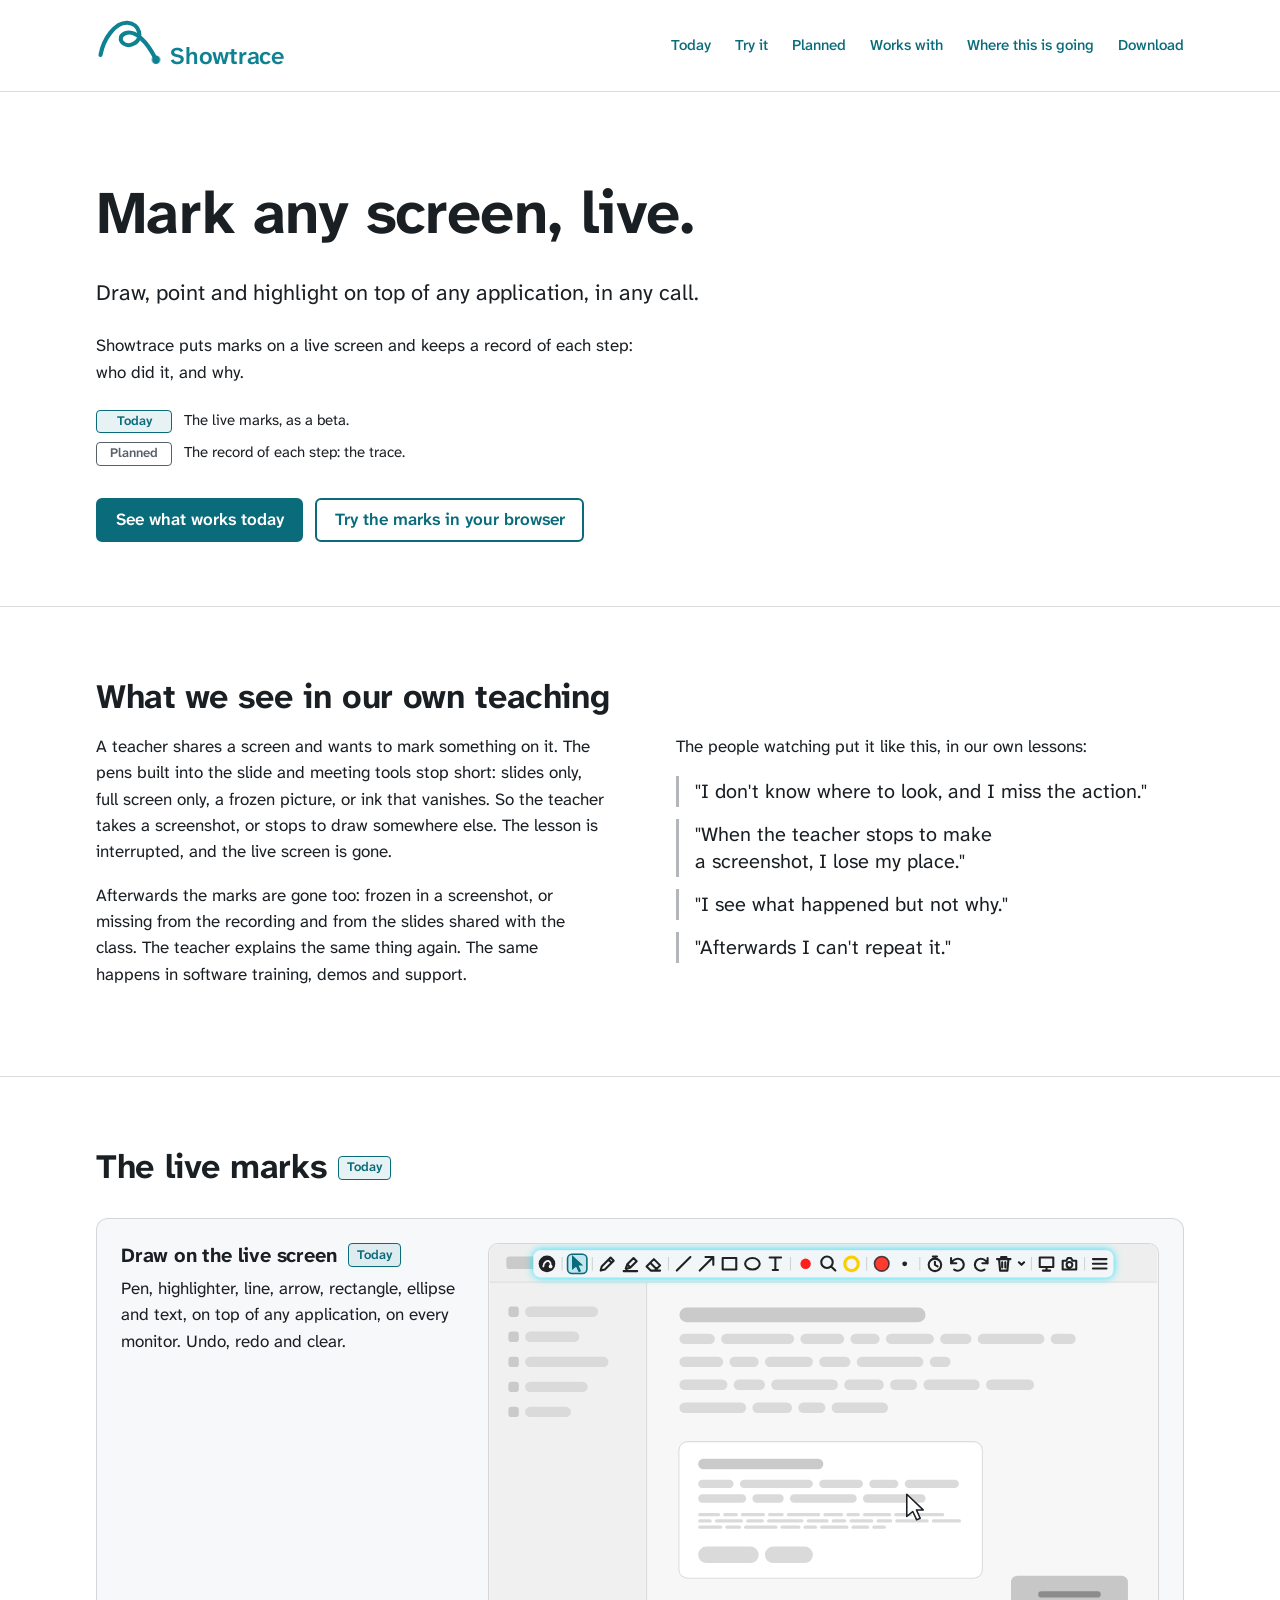
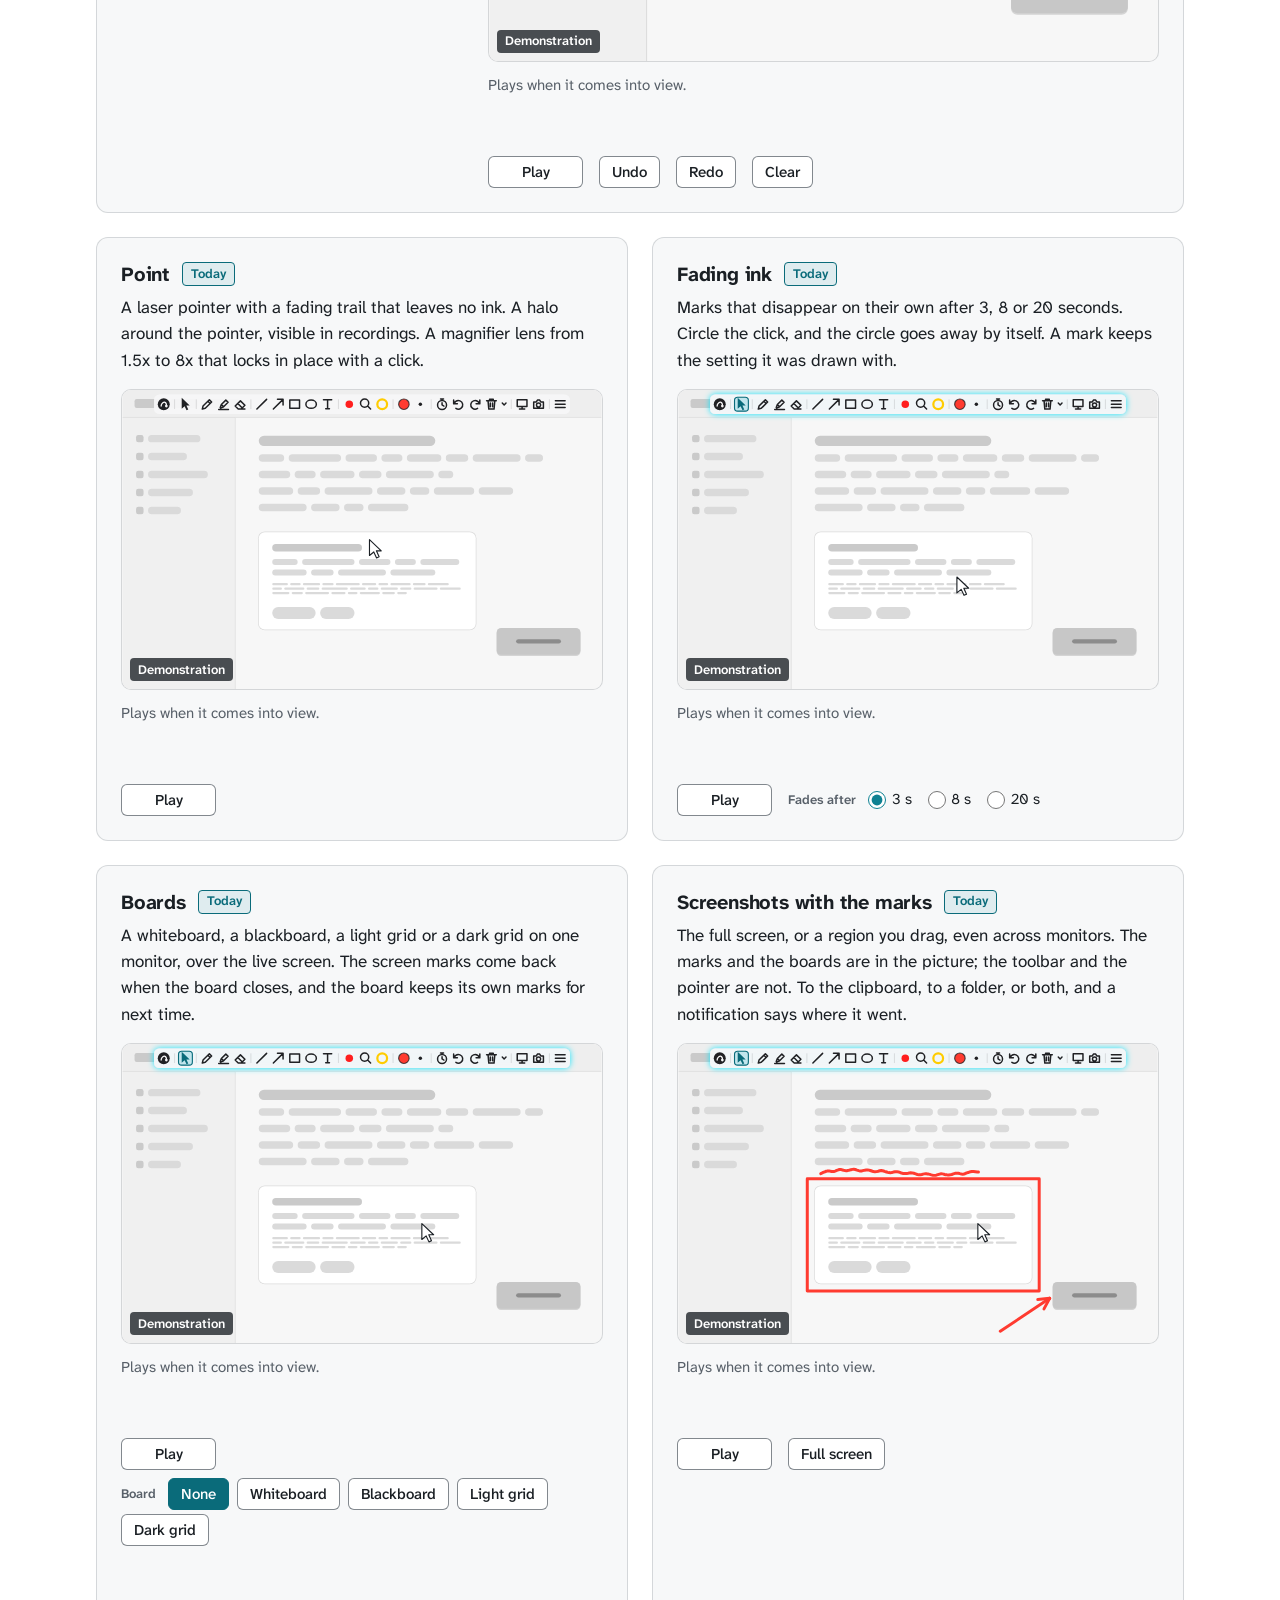
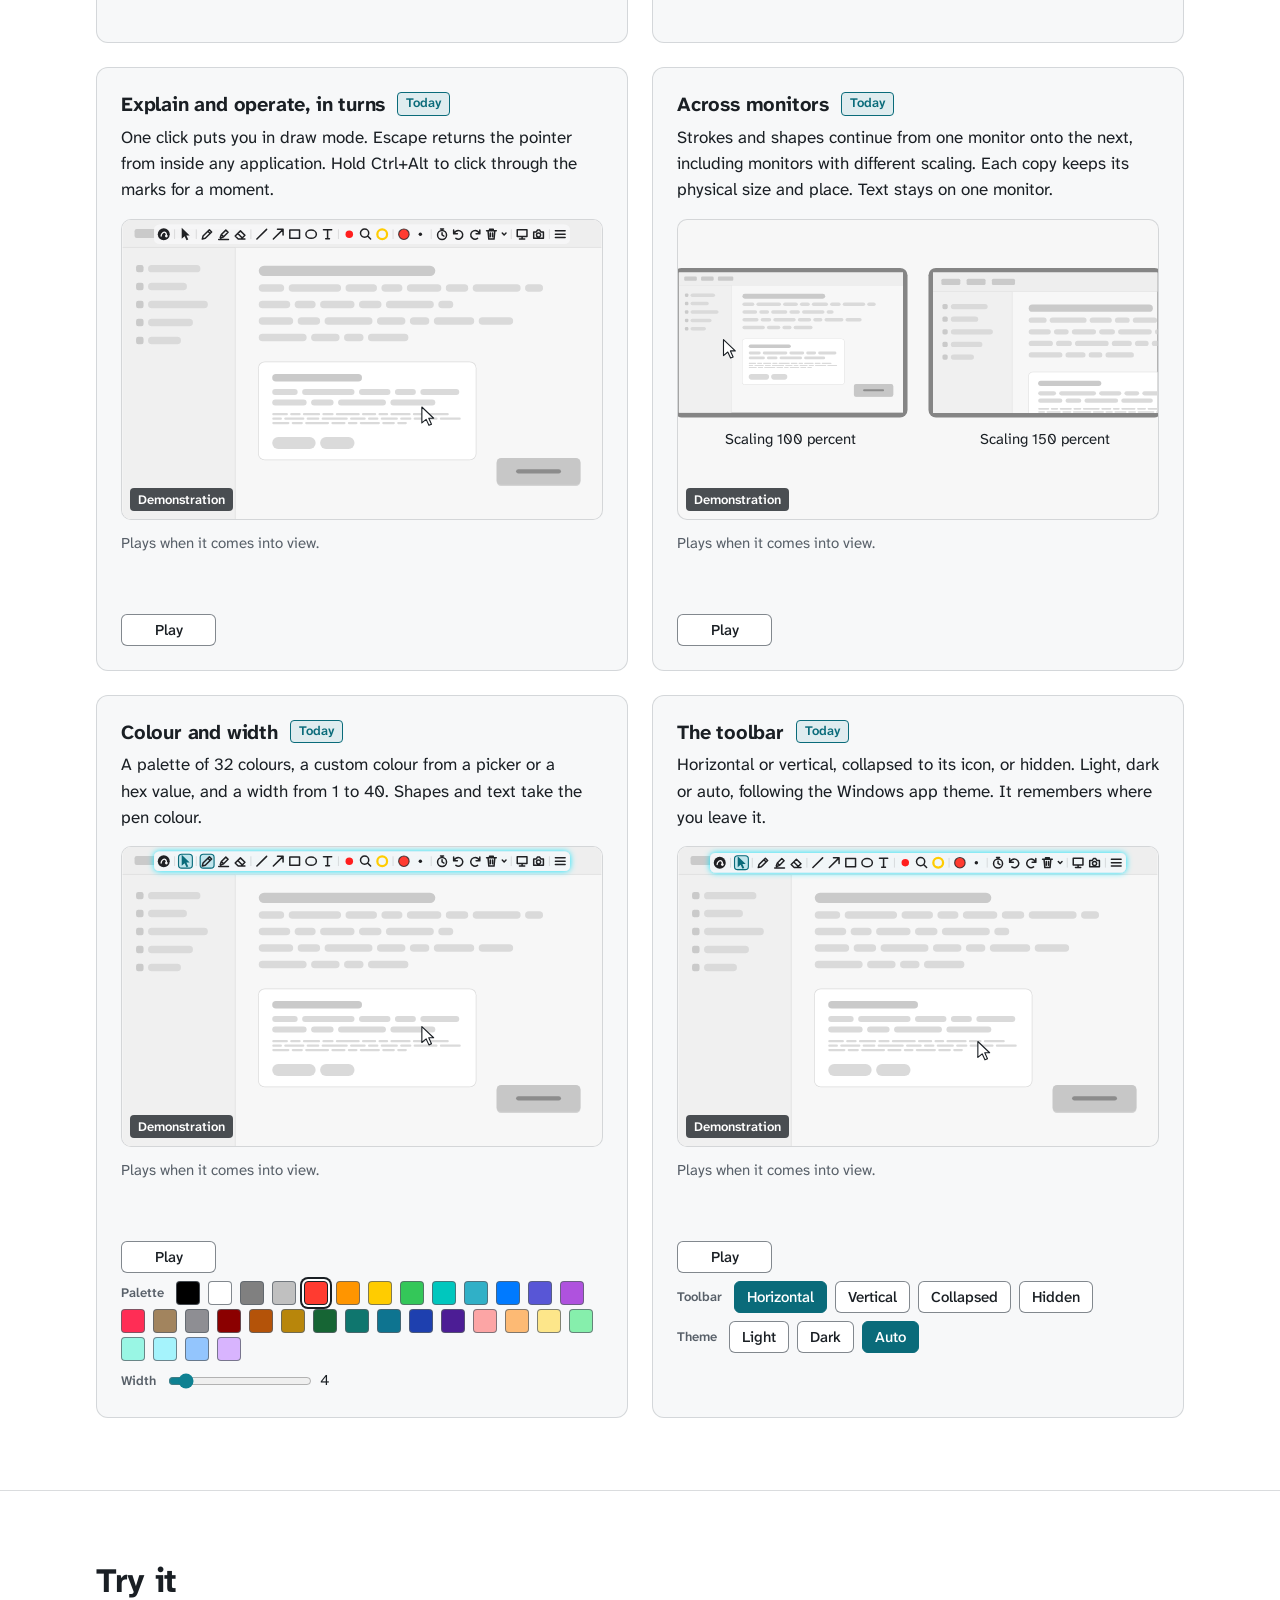
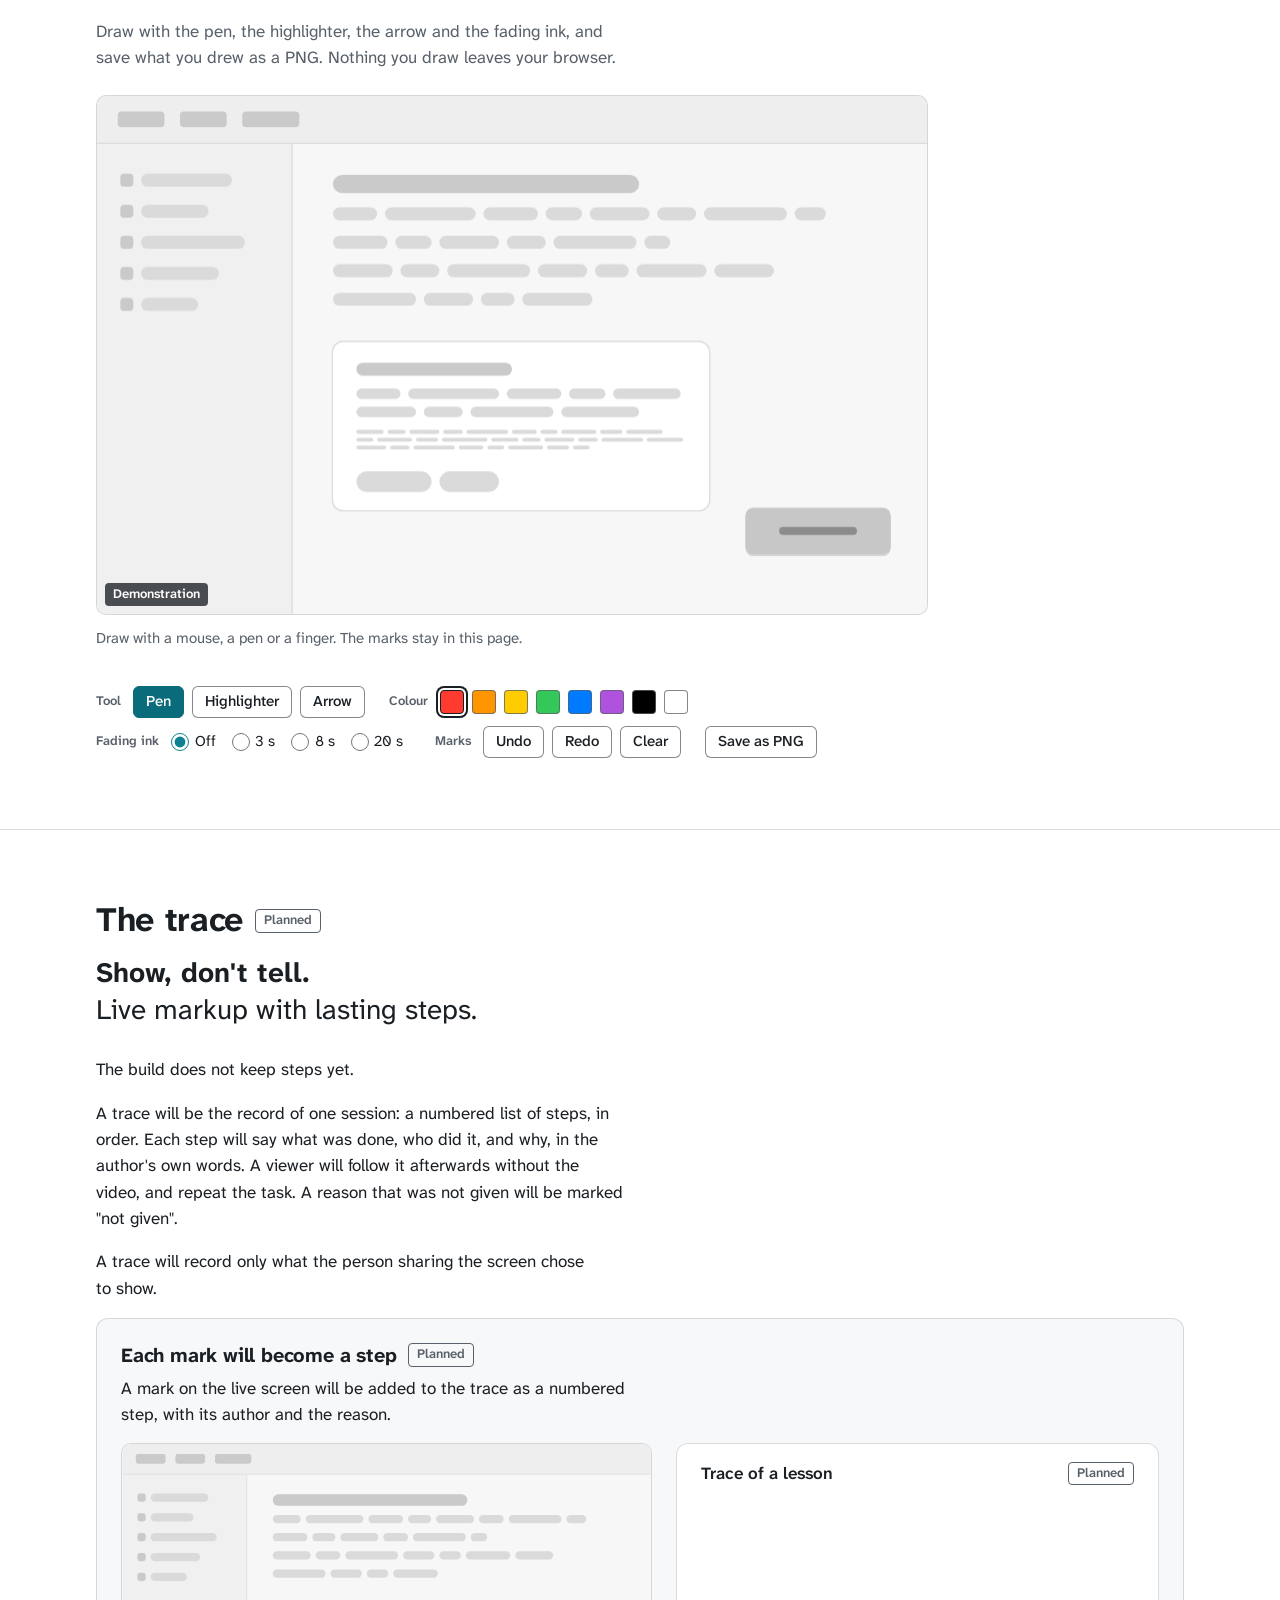
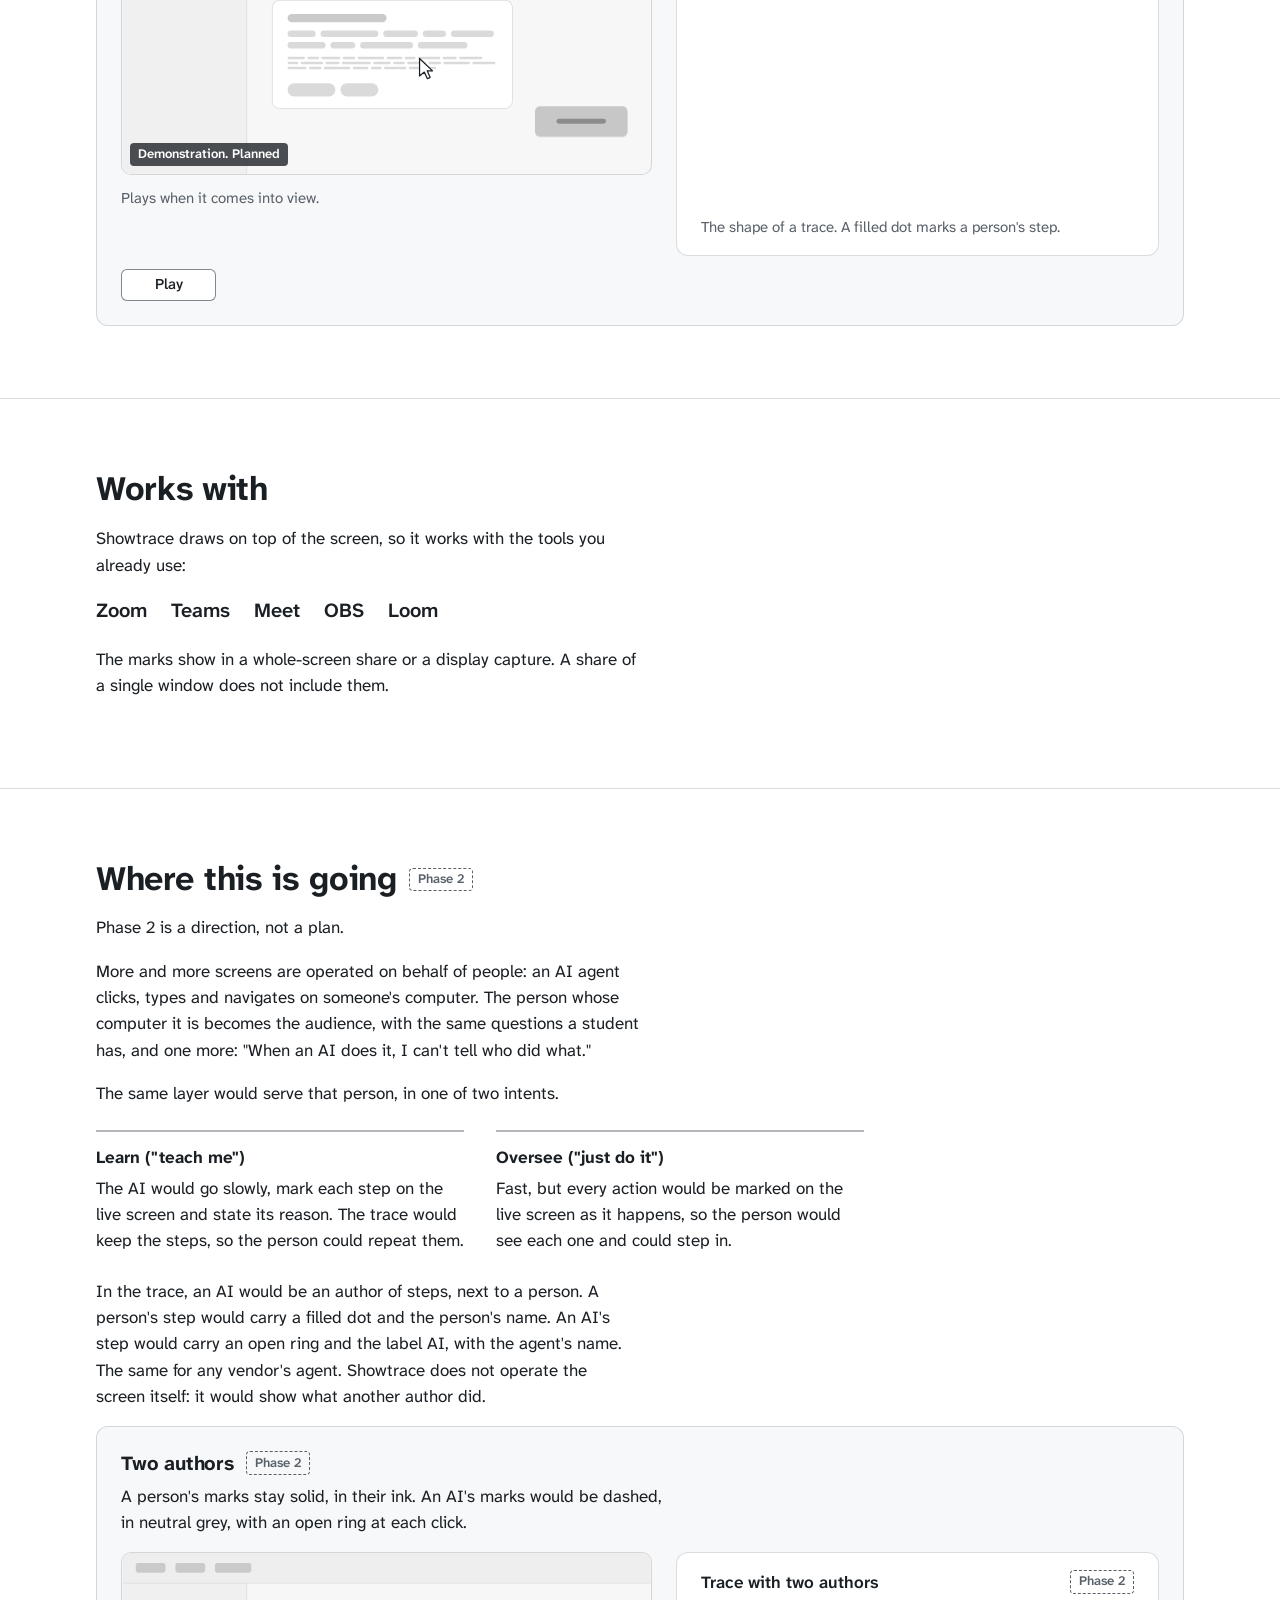
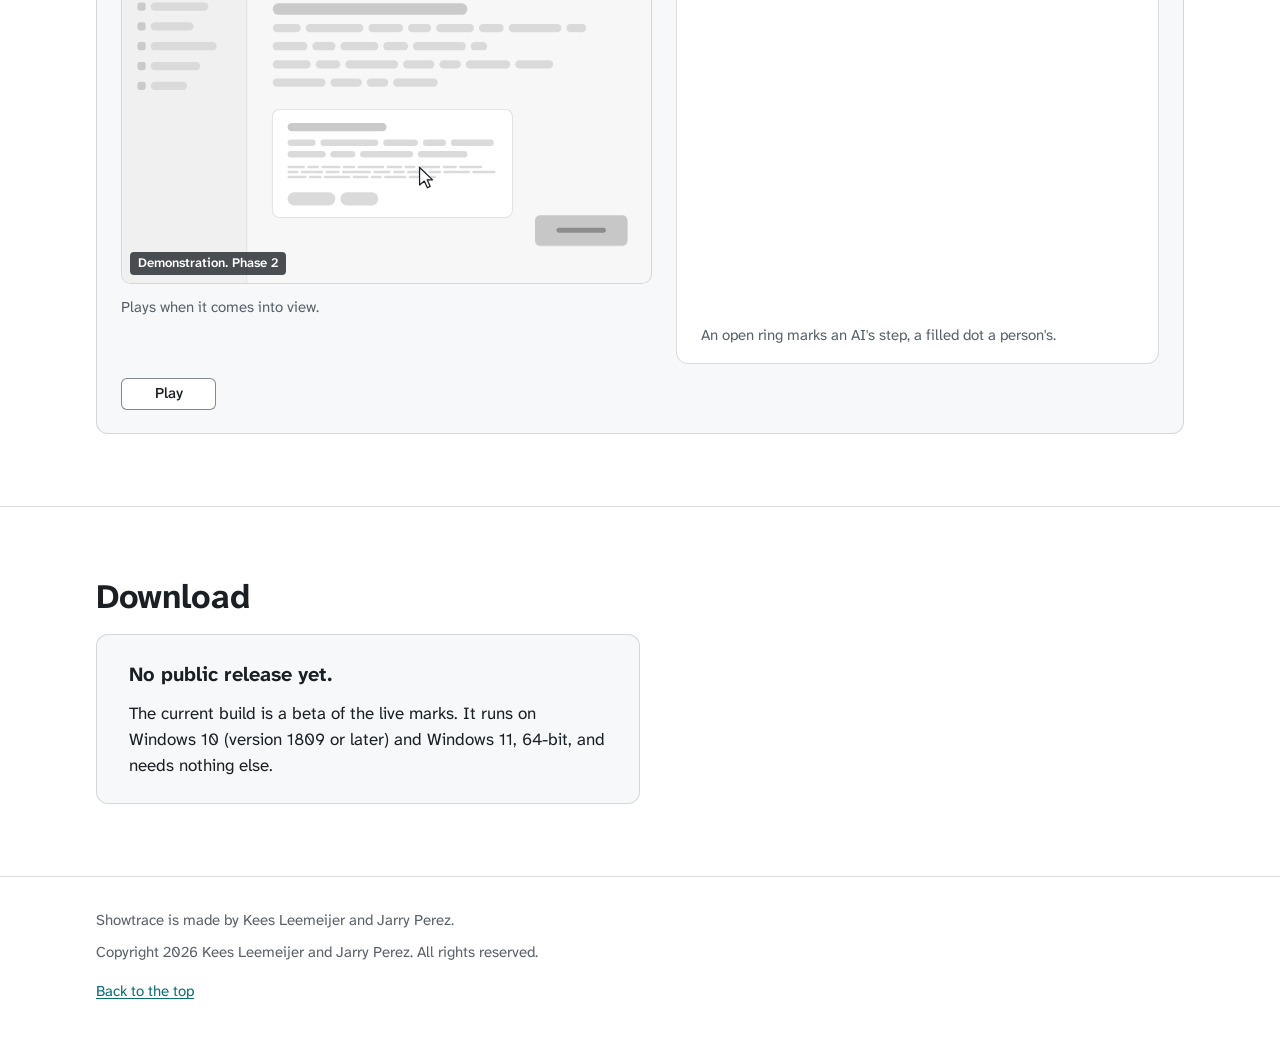
<file: site/index.html>
<!DOCTYPE html>
<html lang="en">
<head>
<meta charset="utf-8">
<meta http-equiv="Content-Security-Policy" content="default-src 'none'; script-src 'self'; style-src 'self'; img-src 'self'; font-src 'self'; connect-src 'none'; object-src 'none'; base-uri 'none'; form-action 'none'">
<meta name="viewport" content="width=device-width, initial-scale=1">
<title>Showtrace: mark any screen, live</title>
<meta name="description" content="Mark any screen, live: draw, point and highlight on top of any application, in any call.">
<link rel="canonical" href="https://showtrace.github.io/showtrace/">
<meta name="color-scheme" content="light dark">
<meta name="theme-color" content="#FFFFFF" media="(prefers-color-scheme: light)">
<meta name="theme-color" content="#202124" media="(prefers-color-scheme: dark)">
<link rel="icon" href="favicon.svg" type="image/svg+xml">
<link rel="preload" href="fonts/AtkinsonHyperlegibleNext-wght.woff2" as="font" type="font/woff2" crossorigin>
<link rel="stylesheet" href="styles.css">
<script src="demonstrations.js" defer></script>
<meta property="og:type" content="website">
<meta property="og:site_name" content="Showtrace">
<meta property="og:title" content="Showtrace: mark any screen, live">
<meta property="og:description" content="Mark any screen, live: draw, point and highlight on top of any application, in any call.">
<meta property="og:url" content="https://showtrace.github.io/showtrace/">
<meta property="og:image" content="https://showtrace.github.io/showtrace/og-image.png">
<meta property="og:image:type" content="image/png">
<meta property="og:image:width" content="1200">
<meta property="og:image:height" content="630">
<meta property="og:image:alt" content="The Showtrace logo, one stroke that ends in a dot, and the line: Mark any screen, live.">
<meta name="twitter:card" content="summary_large_image">
<meta name="twitter:image:alt" content="The Showtrace logo, one stroke that ends in a dot, and the line: Mark any screen, live.">
</head>
<body id="top">
<a class="skip" href="#main">Skip to the content</a>

<header class="site-header">
  <div class="wrap">
    <a class="logo" href="#top">
      <svg viewBox="0 0 44 32" aria-hidden="true" focusable="false" fill="none" stroke="currentColor" stroke-width="2.75" stroke-linecap="round" stroke-linejoin="round">
        <path class="mark-stroke" pathLength="100" d="M3 26 C5 15, 13 4, 21 4.5 C29 5, 32 15, 25 18.5 C18 22, 13 14, 19.5 11.5 C26 9, 34 17, 40 29"/>
        <circle class="mark-dot" cx="40" cy="29.2" r="2.8" fill="currentColor" stroke="none"/>
      </svg>
      <span>Showtrace</span>
    </a>
    <nav class="site-nav" aria-label="Sections of this page">
      <ul>
        <li><a href="#today">Today</a></li>
        <li><a href="#try">Try it</a></li>
        <li><a href="#planned">Planned</a></li>
        <li><a href="#works-with">Works with</a></li>
        <li><a href="#going">Where this is going</a></li>
        <li><a href="#download">Download</a></li>
      </ul>
    </nav>
  </div>
</header>

<main id="main">

  <section class="hero">
    <div class="wrap hero-grid">
      <div class="hero-text">
        <h1>Mark any screen, live.</h1>
        <p class="lead">Draw, point and highlight on top of any application, in any call.</p>
        <p class="sentence">Showtrace puts marks on a live screen and keeps a record of each step: who did it, and why.</p>
        <ul class="status-key" role="list">
          <li><span class="status status-today">Today</span> The live marks, as a beta.</li>
          <li><span class="status status-planned">Planned</span> The record of each step: the trace.</li>
        </ul>
        <p class="actions">
          <a class="action action-primary" href="#today">See what works today</a>
          <a class="action" href="#try">Try the marks in your browser</a>
        </p>
      </div>
      <div class="hero-mark" aria-hidden="true">
        <svg viewBox="0 0 360 220" fill="none" stroke="currentColor" stroke-width="6.5" stroke-linecap="round" stroke-linejoin="round" focusable="false">
          <path class="mark-stroke" pathLength="100" d="M14 170 C40 110, 92 30, 150 34 C210 38, 236 120, 186 150 C136 180, 94 118, 148 90 C204 62, 282 118, 344 196"/>
          <circle class="mark-dot" cx="344" cy="197" r="7" fill="currentColor" stroke="none"/>
        </svg>
      </div>
    </div>
  </section>

  <section class="section" id="problem">
    <div class="wrap problem">
      <h2>What we see in our own teaching</h2>
      <div class="problem-scene">
        <p>A teacher shares a screen and wants to mark something on it. The pens built into the slide and meeting tools stop short: slides only, full screen only, a frozen picture, or ink that vanishes. So the teacher takes a screenshot, or stops to draw somewhere else. The lesson is interrupted, and the live screen is gone.</p>
        <p>Afterwards the marks are gone too: frozen in a screenshot, or missing from the recording and from the slides shared with the class. The teacher explains the same thing again. The same happens in software training, demos and support.</p>
      </div>
      <div class="problem-voices">
        <p>The people watching put it like this, in our own lessons:</p>
        <ul class="quotes" role="list">
          <li>"I don't know where to look, and I miss the action."</li>
          <li>"When the teacher stops to make a screenshot, I lose my place."</li>
          <li>"I see what happened but not why."</li>
          <li>"Afterwards I can't repeat it."</li>
        </ul>
      </div>
    </div>
  </section>

  <section class="section" id="today">
    <div class="wrap">
      <header class="section-head"><h2>The live marks</h2><span class="status status-today">Today</span></header>
      <div class="features">

        <article class="feature feature-lead" data-demo="draw" data-rows="3,4" data-status="today">
          <header class="feature-head"><h3>Draw on the live screen</h3><span class="status status-today">Today</span></header>
          <p>Pen, highlighter, line, arrow, rectangle, ellipse and text, on top of any application, on every monitor. Undo, redo and clear.</p>
          <div class="feature-demo"></div>
        </article>

        <article class="feature" data-demo="point" data-rows="1,10" data-status="today">
          <header class="feature-head"><h3>Point</h3><span class="status status-today">Today</span></header>
          <p>A laser pointer with a fading trail that leaves no ink. A halo around the pointer, visible in recordings. A magnifier lens from 1.5x to 8x that locks in place with a click.</p>
          <div class="feature-demo"></div>
        </article>

        <article class="feature" data-demo="fade" data-rows="2" data-status="today">
          <header class="feature-head"><h3>Fading ink</h3><span class="status status-today">Today</span></header>
          <p>Marks that disappear on their own after 3, 8 or 20 seconds. Circle the click, and the circle goes away by itself. A mark keeps the setting it was drawn with.</p>
          <div class="feature-demo"></div>
        </article>

        <article class="feature" data-demo="boards" data-rows="12" data-status="today">
          <header class="feature-head"><h3>Boards</h3><span class="status status-today">Today</span></header>
          <p>A whiteboard, a blackboard, a light grid or a dark grid on one monitor, over the live screen. The screen marks come back when the board closes, and the board keeps its own marks for next time.</p>
          <div class="feature-demo"></div>
        </article>

        <article class="feature" data-demo="capture" data-rows="11" data-status="today">
          <header class="feature-head"><h3>Screenshots with the marks</h3><span class="status status-today">Today</span></header>
          <p>The full screen, or a region you drag, even across monitors. The marks and the boards are in the picture; the toolbar and the pointer are not. To the clipboard, to a folder, or both, and a notification says where it went.</p>
          <div class="feature-demo"></div>
        </article>

        <article class="feature" data-demo="modes" data-rows="9" data-status="today">
          <header class="feature-head"><h3>Explain and operate, in turns</h3><span class="status status-today">Today</span></header>
          <p>One click puts you in draw mode. Escape returns the pointer from inside any application. Hold Ctrl+Alt to click through the marks for a moment.</p>
          <div class="feature-demo"></div>
        </article>

        <article class="feature" data-demo="monitors" data-rows="3" data-status="today">
          <header class="feature-head"><h3>Across monitors</h3><span class="status status-today">Today</span></header>
          <p>Strokes and shapes continue from one monitor onto the next, including monitors with different scaling. Each copy keeps its physical size and place. Text stays on one monitor.</p>
          <div class="feature-demo"></div>
        </article>

        <article class="feature" data-demo="colour" data-rows="3" data-status="today">
          <header class="feature-head"><h3>Colour and width</h3><span class="status status-today">Today</span></header>
          <p>A palette of 32 colours, a custom colour from a picker or a hex value, and a width from 1 to 40. Shapes and text take the pen colour.</p>
          <div class="feature-demo"></div>
        </article>

        <article class="feature" data-demo="toolbar" data-rows="9" data-status="today">
          <header class="feature-head"><h3>The toolbar</h3><span class="status status-today">Today</span></header>
          <p>Horizontal or vertical, collapsed to its icon, or hidden. Light, dark or auto, following the Windows app theme. It remembers where you leave it.</p>
          <div class="feature-demo"></div>
        </article>

      </div>
    </div>
  </section>

  <section class="section" id="try">
    <div class="wrap">
      <h2>Try it</h2>
      <p class="section-lead">Draw with the pen, the highlighter, the arrow and the fading ink, and save what you drew as a PNG. Nothing you draw leaves your browser.</p>
      <div class="sandbox" data-sandbox></div>
      <noscript><p class="note">The sandbox needs JavaScript, which this page loads from its own address only. Without it, the features above stand as text.</p></noscript>
    </div>
  </section>

  <section class="section" id="planned">
    <div class="wrap">
      <header class="section-head"><h2>The trace</h2><span class="status status-planned">Planned</span></header>
      <p class="tagline"><strong>Show, don't tell.</strong> Live markup with lasting steps.</p>
      <p>The build does not keep steps yet.</p>
      <p>A trace will be the record of one session: a numbered list of steps, in order. Each step will say what was done, who did it, and why, in the author's own words. A viewer will follow it afterwards without the video, and repeat the task. A reason that was not given will be marked "not given".</p>
      <p>A trace will record only what the person sharing the screen chose to show.</p>

      <article class="feature" data-demo="trace" data-rows="5,6,7,8,16" data-status="planned">
        <header class="feature-head"><h3>Each mark will become a step</h3><span class="status status-planned">Planned</span></header>
        <p>A mark on the live screen will be added to the trace as a numbered step, with its author and the reason.</p>
        <div class="trace-demo">
          <div class="feature-demo"></div>
          <figure class="trace">
            <div class="trace-head">
              <span class="trace-title">Trace of a lesson</span>
              <span class="status status-planned">Planned</span>
            </div>
            <ol class="steps" role="list">
              <li class="step">
                <span class="step-n">1</span>
                <span class="step-action">Opens the File menu</span>
                <span class="step-author"><span class="dot" aria-hidden="true"></span><span class="author-label">Teacher</span></span>
                <span class="step-reason">Reason: the export is under File.</span>
              </li>
              <li class="step">
                <span class="step-n">2</span>
                <span class="step-action">Selects Export</span>
                <span class="step-author"><span class="dot" aria-hidden="true"></span><span class="author-label">Teacher</span></span>
                <span class="step-reason">Reason: the file must be a PDF.</span>
              </li>
              <li class="step">
                <span class="step-n">3</span>
                <span class="step-action">Saves the file as PDF</span>
                <span class="step-author"><span class="dot" aria-hidden="true"></span><span class="author-label">Teacher</span></span>
                <span class="step-reason">Reason: not given.</span>
              </li>
            </ol>
            <figcaption>The shape of a trace. A filled dot marks a person's step.</figcaption>
          </figure>
        </div>
      </article>
    </div>
  </section>

  <section class="section" id="works-with">
    <div class="wrap">
      <h2>Works with</h2>
      <p>Showtrace draws on top of the screen, so it works with the tools you already use:</p>
      <ul class="apps" role="list">
        <li>Zoom</li>
        <li>Teams</li>
        <li>Meet</li>
        <li>OBS</li>
        <li>Loom</li>
      </ul>
      <p>The marks show in a whole-screen share or a display capture. A share of a single window does not include them.</p>
    </div>
  </section>

  <section class="section" id="going">
    <div class="wrap">
      <header class="section-head"><h2>Where this is going</h2><span class="status status-phase2">Phase 2</span></header>
      <p>Phase 2 is a direction, not a plan.</p>
      <p>More and more screens are operated on behalf of people: an AI agent clicks, types and navigates on someone's computer. The person whose computer it is becomes the audience, with the same questions a student has, and one more: "When an AI does it, I can't tell who did what."</p>
      <p>The same layer would serve that person, in one of two intents.</p>
      <dl class="intents">
        <div>
          <dt>Learn ("teach me")</dt>
          <dd>The AI would go slowly, mark each step on the live screen and state its reason. The trace would keep the steps, so the person could repeat them.</dd>
        </div>
        <div>
          <dt>Oversee ("just do it")</dt>
          <dd>Fast, but every action would be marked on the live screen as it happens, so the person would see each one and could step in.</dd>
        </div>
      </dl>
      <p>In the trace, an AI would be an author of steps, next to a person. A person's step would carry a filled dot and the person's name. An AI's step would carry an open ring and the label AI, with the agent's name. The same for any vendor's agent. Showtrace does not operate the screen itself: it would show what another author did.</p>

      <article class="feature" data-demo="authors" data-rows="13" data-status="phase 2">
        <header class="feature-head"><h3>Two authors</h3><span class="status status-phase2">Phase 2</span></header>
        <p>A person's marks stay solid, in their ink. An AI's marks would be dashed, in neutral grey, with an open ring at each click.</p>
        <div class="trace-demo">
          <div class="feature-demo"></div>
          <figure class="trace">
            <div class="trace-head">
              <span class="trace-title">Trace with two authors</span>
              <span class="status status-phase2">Phase 2</span>
            </div>
            <ol class="steps" role="list">
              <li class="step">
                <span class="step-n">1</span>
                <span class="step-action">Opens the File menu</span>
                <span class="step-author"><span class="dot" aria-hidden="true"></span><span class="author-label">Teacher</span></span>
                <span class="step-reason">Reason: not given.</span>
              </li>
              <li class="step">
                <span class="step-n">2</span>
                <span class="step-action">Selects Export</span>
                <span class="step-author"><span class="ring" aria-hidden="true"></span><span class="author-label">AI</span> <span class="author-agent">(Copilot)</span></span>
                <span class="step-reason">Reason: the file must be a PDF.</span>
              </li>
              <li class="step">
                <span class="step-n">3</span>
                <span class="step-action">Saves the file as PDF</span>
                <span class="step-author"><span class="dot" aria-hidden="true"></span><span class="author-label">Teacher</span></span>
                <span class="step-reason">Reason: the students get the PDF after the lesson.</span>
              </li>
            </ol>
            <figcaption>An open ring marks an AI's step, a filled dot a person's.</figcaption>
          </figure>
        </div>
      </article>
    </div>
  </section>

  <section class="section" id="download">
    <div class="wrap">
      <h2>Download</h2>
      <div class="download-box">
        <p class="download-status"><strong>No public release yet.</strong></p>
        <p>The current build is a beta of the live marks. It runs on Windows 10 (version 1809 or later) and Windows 11, 64-bit, and needs nothing else.</p>
      </div>
    </div>
  </section>

</main>

<footer class="site-footer">
  <div class="wrap">
    <p>Showtrace is made by Kees Leemeijer and Jarry Perez.</p>
    <p>Copyright 2026 Kees Leemeijer and Jarry Perez. All rights reserved.</p>
    <p class="to-top"><a href="#top">Back to the top</a></p>
  </div>
</footer>
</body>
</html>
</file>
<file: site/styles.css>
/* Showtrace website.
   Colour tokens: brand.md, section 6.2. Type: 6.3, Atkinson Hyperlegible Next, self-hosted from site/fonts/.
   Motion: 6.6, the self-drawing stroke on the logo at load, on the hero mark, and on a step added to the trace.
   The demonstrations are drawn by demonstrations.js on a neutral stand-in screen; their colours are below.
   No fonts, scripts or images from other domains. Works without JavaScript and at 320 px. */

/* Atkinson Hyperlegible Next, variable weight 200 to 800, upright and italic (Braille Institute, SIL Open Font License 1.1).
   font-display: swap, on purpose: the text reads at once in the fallback below, and the face takes over when it
   arrives. The page preloads the upright file, so it is mostly there before the first paint; when it is not, the
   fallback keeps every line where it is, so the swap moves nothing. */
@font-face {
  font-family: "Atkinson Hyperlegible Next";
  font-style: normal;
  font-weight: 200 800;
  font-display: swap;
  src: url("fonts/AtkinsonHyperlegibleNext-wght.woff2") format("woff2");
}

@font-face {
  font-family: "Atkinson Hyperlegible Next";
  font-style: italic;
  font-weight: 200 800;
  font-display: swap;
  src: url("fonts/AtkinsonHyperlegibleNext-Italic-wght.woff2") format("woff2");
}

/* The fallback while the face loads: Arial, or a font with Arial's widths (Liberation Sans, Arimo), scaled to the
   widths of Atkinson Hyperlegible Next and given its vertical metrics, so that a line breaks at the same word in both.
   Measured on 2026-10-06: the face is 0.989 of Arial's width on the page's own text at weight 400, and 0.986 of Arial
   Bold's on the headings at 700; its ascent and descent are 984 and 316 per 1000 (hhea and typo alike). Each override
   is the face's metric divided by the size-adjust. A browser that does not know a descriptor ignores it. */
@font-face {
  font-family: "Atkinson Hyperlegible Next fallback";
  font-style: normal;
  font-weight: 100 549;
  src: local("Arial"), local("ArialMT"), local("Liberation Sans"), local("LiberationSans"), local("Arimo");
  size-adjust: 98.9%;
  ascent-override: 99.5%;
  descent-override: 31.95%;
  line-gap-override: 0%;
}

@font-face {
  font-family: "Atkinson Hyperlegible Next fallback";
  font-style: normal;
  font-weight: 550 900;
  src: local("Arial Bold"), local("Arial-BoldMT"), local("Liberation Sans Bold"), local("LiberationSans-Bold"), local("Arimo Bold");
  size-adjust: 98.6%;
  ascent-override: 99.8%;
  descent-override: 32.05%;
  line-gap-override: 0%;
}

:root {
  color-scheme: light dark;

  /* Colour tokens */
  --trace-teal: #0E8192;
  --trace-teal-deep: #0A6B7A;
  --trace-teal-light: #4DD0E1;
  --ink: #1A1F24;
  --ink-soft: #586069;
  --paper: #FFFFFF;
  --paper-soft: #F7F8F9;
  --slate: #202124;
  --chalk: #EEEEEE;
  --chalk-soft: #AAAAAA;
  --signal-light: #B45309;
  --signal-dark: #FDBA74;

  /* Roles, light. Small teal text uses the deep teal (contrast table); the brand teal is for graphics and large text. */
  --bg: var(--paper);
  --surface: var(--paper-soft);
  --text: var(--ink);
  --text-soft: var(--ink-soft);
  --accent: var(--trace-teal);
  --accent-text: var(--trace-teal-deep);
  --person: var(--trace-teal);
  --ai: var(--ink-soft);
  --signal: var(--signal-light);
  --logo: var(--trace-teal);
  --rule: rgba(88, 96, 105, 0.22);
  --rule-strong: rgba(88, 96, 105, 0.45);
  --focus: var(--trace-teal);
  --tint: rgba(14, 129, 146, 0.1);
  /* A filled link: white on the deep teal, 6.18 to 1 (brand.md, 6.2). */
  --action-bg: var(--trace-teal-deep);
  --action-text: var(--paper);

  /* The stand-in screen: greys without a hue, so that it never reads as a screenshot. The surfaces a mark is drawn on
     (bg, bar, side, panel, dropdown) keep the pen red #FF3B30 and the laser red at 3:1 or more in both schemes (WCAG
     1.4.11); the lens frame and the monitor frames have 3:1 against them. */
  --screen-bg: #F7F7F7;
  --screen-bar: #EEEEEE;
  --screen-side: #F0F0F0;
  --screen-edge: #DCDCDC;
  --screen-block: #CACACA;
  --screen-line: #DADADA;
  --screen-panel: #FFFFFF;
  --screen-shade: #D4D4D4;
  --screen-button: #C7C7C7;
  --screen-button-label: #8C8C8C;
  --screen-pressed: #A9A9A9;
  --screen-dropdown: #FFFFFF;
  --screen-frame: #858585;
  --lens-frame: rgba(26, 31, 36, 0.62);
  --demo-label-bg: rgba(26, 31, 36, 0.78);
  --demo-label-text: #FFFFFF;

  /* Type scale */
  --text-xs: 0.8125rem;
  --text-s: 0.9375rem;
  --text-m: 1.0625rem;
  --text-l: 1.25rem;
  --text-xl: clamp(1.5rem, 1.15rem + 1.5vw, 2.125rem);
  --text-2xl: clamp(2.25rem, 1.3rem + 4.2vw, 3.75rem);
  --leading: 1.55;
  --leading-tight: 1.1;

  /* Spacing scale */
  --space-1: 0.25rem;
  --space-2: 0.5rem;
  --space-3: 0.75rem;
  --space-4: 1rem;
  --space-5: 1.5rem;
  --space-6: 2rem;
  --space-7: 3rem;
  --space-8: 4.5rem;
  --space-9: 6rem;

  --radius-s: 4px;
  --radius-m: 6px;
  --radius-l: 12px;
  --ease: cubic-bezier(0.16, 1, 0.3, 1);
  /* About 70 characters a line at the body size. */
  --measure: 34rem;
  /* The space at the sides of the page: 1rem at 320 px, so that a card keeps its width there. */
  --gutter: clamp(1rem, 0.4rem + 3vw, 1.25rem);
}

/* Dark on a screen only: paper takes the light tokens, whatever the visitor's scheme. */
@media screen and (prefers-color-scheme: dark) {
  :root {
    --bg: var(--slate);
    --surface: rgba(238, 238, 238, 0.06);
    --text: var(--chalk);
    --text-soft: var(--chalk-soft);
    --accent: var(--trace-teal-light);
    --accent-text: var(--trace-teal-light);
    --person: var(--trace-teal-light);
    --ai: var(--chalk-soft);
    --signal: var(--signal-dark);
    --logo: var(--chalk);
    --rule: rgba(170, 170, 170, 0.25);
    --rule-strong: rgba(170, 170, 170, 0.5);
    --focus: var(--trace-teal-light);
    --tint: rgba(77, 208, 225, 0.14);
    /* Slate on the light teal, 8.76 to 1. */
    --action-bg: var(--trace-teal-light);
    --action-text: var(--slate);

    --screen-bg: #2B2B2B;
    --screen-bar: #323232;
    --screen-side: #303030;
    --screen-edge: #3E3E3E;
    --screen-block: #545454;
    --screen-line: #464646;
    --screen-panel: #333333;
    --screen-shade: #1F1F1F;
    --screen-button: #5A5A5A;
    --screen-button-label: #8E8E8E;
    --screen-pressed: #747474;
    --screen-dropdown: #363636;
    --screen-frame: #767676;
    --lens-frame: rgba(238, 238, 238, 0.55);
    --demo-label-bg: rgba(238, 238, 238, 0.85);
    --demo-label-text: #1A1F24;
  }
}

/* Base */

*,
*::before,
*::after {
  box-sizing: border-box;
}

html {
  font-family: "Atkinson Hyperlegible Next", "Atkinson Hyperlegible Next fallback", system-ui, -apple-system, "Segoe UI", Roboto, Arial, sans-serif;
  font-size: 100%;
  line-height: var(--leading);
  -webkit-text-size-adjust: 100%;
  text-size-adjust: 100%;
}

body {
  margin: 0;
  background: var(--bg);
  color: var(--text);
  font-size: var(--text-m);
}

h1,
h2,
h3 {
  font-weight: 700;
  line-height: var(--leading-tight);
  margin: 0 0 0.5em;
  letter-spacing: -0.01em;
  overflow-wrap: break-word;
  text-wrap: balance;
}

/* No word alone on a last line, where the browser knows how; elsewhere the text wraps as it always did. */
p,
li,
dt,
dd,
figcaption {
  text-wrap: pretty;
}

h1 {
  font-size: var(--text-2xl);
}

h2 {
  font-size: var(--text-xl);
}

h3 {
  font-size: var(--text-l);
}

p,
dl,
ul,
ol {
  margin: 0 0 1em;
}

a {
  color: var(--accent-text);
  text-underline-offset: 0.15em;
}

a:hover {
  color: var(--text);
}

kbd {
  font-family: inherit;
  font-size: 0.9em;
  font-weight: 600;
  padding: 0 0.35em;
  border: 1px solid var(--rule-strong);
  border-bottom-width: 2px;
  border-radius: var(--radius-s);
  white-space: nowrap;
}

:focus-visible {
  outline: 3px solid var(--focus);
  outline-offset: 3px;
  border-radius: 2px;
}

.wrap {
  width: min(100% - 2 * var(--gutter), 68rem);
  margin-inline: auto;
}

.skip {
  position: absolute;
  left: 1rem;
  top: -100px;
  z-index: 10;
  padding: var(--space-2) var(--space-3);
  background: var(--bg);
  color: var(--accent-text);
  border: 2px solid var(--accent);
  border-radius: var(--radius-m);
}

.skip:focus {
  top: 1rem;
}

/* Header and logo */

/* At 320 px the logo and two lines of links: about 135 px, a fifth of a phone's height. */
.site-header {
  padding: clamp(0.75rem, 0.5rem + 1vw, 1rem) 0;
  border-bottom: 1px solid var(--rule);
}

.site-header .wrap {
  display: flex;
  flex-wrap: wrap;
  align-items: center;
  justify-content: space-between;
  gap: var(--space-1) var(--space-6);
}

.logo {
  display: inline-flex;
  align-items: baseline;
  gap: var(--space-2);
  color: var(--logo);
  text-decoration: none;
  font-weight: 600;
  font-size: clamp(1.25rem, 1.1rem + 0.75vw, 1.5rem);
  letter-spacing: -0.01em;
}

.logo:hover {
  color: var(--logo);
}

.logo svg {
  width: 2.75em;
  height: 2em;
  overflow: visible;
}

/* The signature: the stroke draws itself once, 1100 ms, and the dot appears after 70 percent of that time (brand.md, 6.6). */
.mark-stroke {
  stroke-dasharray: 100;
  stroke-dashoffset: 100;
  animation: draw 1100ms var(--ease) forwards;
}

.mark-dot {
  opacity: 0;
  animation: appear 1ms linear 770ms forwards;
}

.hero-mark .mark-stroke {
  animation-delay: 350ms;
}

.hero-mark .mark-dot {
  animation-delay: 1120ms;
}

@keyframes draw {
  to {
    stroke-dashoffset: 0;
  }
}

@keyframes appear {
  to {
    opacity: 1;
  }
}

.site-nav ul {
  list-style: none;
  margin: 0;
  padding: 0;
  display: flex;
  flex-wrap: wrap;
  gap: 0 var(--space-4);
}

@media (min-width: 48rem) {
  .site-nav ul {
    column-gap: var(--space-5);
  }
}

/* Each link is at least 24 px tall, a target of its own (WCAG 2.5.8). */
.site-nav a {
  display: inline-block;
  padding: var(--space-1) 0;
  font-weight: 500;
  text-decoration: none;
  font-size: var(--text-s);
}

.site-nav a:hover,
.site-nav a:focus-visible {
  text-decoration: underline;
}

/* Hero */

.hero {
  padding: clamp(2.5rem, 7vw, 5.5rem) 0 clamp(2rem, 5vw, 4rem);
}

.hero-grid {
  display: grid;
  gap: var(--space-6) var(--space-8);
  align-items: center;
}

@media (min-width: 54rem) {
  .hero-grid {
    grid-template-columns: minmax(0, 1.4fr) minmax(14rem, 0.6fr);
  }
}

/* Wide enough for the lead on one line next to the hero mark; two even lines when it wraps. */
.lead {
  font-size: clamp(1.125rem, 1rem + 0.6vw, 1.375rem);
  max-width: 40rem;
  text-wrap: balance;
}

.sentence {
  max-width: var(--measure);
}

.status-line {
  color: var(--text-soft);
  font-size: var(--text-s);
  margin-bottom: 0;
}

/* The status words of the hero: what works today and what is planned, in the words the cards use. */
.status-key {
  list-style: none;
  margin: var(--space-5) 0 0;
  padding: 0;
  display: grid;
  gap: var(--space-2);
  font-size: var(--text-s);
}

.status-key li {
  display: flex;
  align-items: baseline;
  gap: var(--space-3);
}

.status-key .status {
  flex: none;
  min-width: 4.75rem;
  text-align: center;
}

/* Two links that look like buttons: they move down the page, so they stay links. */
.actions {
  display: flex;
  flex-wrap: wrap;
  gap: var(--space-3);
  margin: var(--space-6) 0 0;
}

.action {
  display: inline-flex;
  align-items: center;
  min-height: 2.75rem;
  padding: 0.45rem 1.1rem;
  border: 2px solid var(--accent-text);
  border-radius: var(--radius-m);
  color: var(--accent-text);
  font-weight: 600;
  line-height: 1.3;
  text-decoration: none;
}

.action:hover {
  color: var(--accent-text);
  background: var(--tint);
}

.action-primary,
.action-primary:hover {
  color: var(--action-text);
  background: var(--action-bg);
  border-color: var(--action-bg);
}

.action-primary:hover {
  text-decoration: underline;
}

/* The hero mark is the signature at its largest. Below two columns it would sit under the text as a picture of
   nothing, so it leaves; the logo still draws itself at load. */
.hero-mark {
  display: none;
  color: var(--logo);
  max-width: 26rem;
  margin-inline: auto;
}

@media (min-width: 54rem) {
  .hero-mark {
    display: block;
    width: 100%;
  }
}

.hero-mark svg {
  display: block;
  width: 100%;
  height: auto;
  overflow: visible;
}

/* The 404 page: what happened and the way back. */
.not-found {
  padding: clamp(2.5rem, 7vw, 5.5rem) 0 clamp(3rem, 9vw, 7rem);
}

.not-found p {
  max-width: var(--measure);
}

/* Sections */

.section {
  padding: clamp(2.5rem, 6vw, 4.5rem) 0;
  border-top: 1px solid var(--rule);
}

.section p,
.section dl {
  max-width: var(--measure);
}

.section-lead {
  color: var(--text-soft);
}

/* A section heading with the status word of what the section shows. */
.section-head {
  display: flex;
  flex-wrap: wrap;
  align-items: center;
  gap: var(--space-2) var(--space-3);
  margin-bottom: var(--space-4);
}

.section-head h2 {
  margin: 0;
}

/* The problem: the scene, and next to it, from 60rem, the words of the people watching. */
@media (min-width: 60rem) {
  .problem {
    display: grid;
    grid-template-columns: minmax(0, 1fr) minmax(0, 1fr);
    column-gap: var(--space-8);
    align-items: start;
  }

  .problem > h2 {
    grid-column: 1 / -1;
  }
}

.quotes {
  list-style: none;
  max-width: var(--measure);
  margin: 0 0 var(--space-4);
  padding: 0;
}

.quotes li {
  font-size: var(--text-l);
  line-height: 1.35;
  margin: 0 0 var(--space-3);
  padding: 0.1em 0 0.1em var(--space-4);
  border-left: 3px solid var(--rule-strong);
  text-wrap: balance;
}

/* The tools the marks show in, by name; no logos, which are not ours to show. */
.apps {
  list-style: none;
  margin: 0 0 1em;
  padding: 0;
  display: flex;
  flex-wrap: wrap;
  gap: var(--space-1) var(--space-5);
  font-size: var(--text-l);
  font-weight: 600;
}

/* The headline and the subline of brand.md, section 3, each on its own line. */
.tagline {
  font-size: clamp(1.25rem, 1.05rem + 1vw, 1.75rem);
  line-height: 1.3;
}

.tagline strong {
  display: block;
}

/* Status words: today, planned, phase 2. The word carries the meaning; the shape of the border repeats it. */

.status {
  display: inline-block;
  font-size: var(--text-xs);
  font-weight: 600;
  line-height: 1.3;
  padding: 0.15rem 0.5rem;
  border: 1.5px solid currentColor;
  border-radius: var(--radius-s);
  white-space: nowrap;
  vertical-align: middle;
}

.status-today {
  color: var(--accent-text);
  background: var(--tint);
  border-color: var(--accent-text);
}

.status-planned {
  color: var(--text-soft);
}

.status-phase2 {
  color: var(--text-soft);
  border-style: dashed;
}

/* Features: one card per feature, with its demonstration */

.features {
  display: grid;
  gap: var(--space-5);
  grid-template-columns: repeat(auto-fit, minmax(min(100%, 24rem), 1fr));
  margin-top: var(--space-6);
}

/* 1rem of padding at 320 px, 1.5rem from about 720 px: the demonstration keeps the width it needs. */
.feature {
  background: var(--surface);
  border: 1px solid var(--rule);
  border-radius: var(--radius-l);
  padding: clamp(1rem, 0.6rem + 2vw, 1.5rem);
  min-width: 0;
}

/* Cards side by side share their rows, so that their headings, their text and their demonstrations start on one
   line. A browser without subgrid lays each card out on its own, as before. */
@supports (grid-template-rows: subgrid) {
  .features > .feature:not(.feature-lead) {
    display: grid;
    grid-row: span 3;
    grid-template-rows: subgrid;
    row-gap: 0;
    align-content: start;
  }
}

.feature-head {
  display: flex;
  flex-wrap: wrap;
  align-items: center;
  gap: var(--space-2) var(--space-3);
  margin-bottom: var(--space-2);
}

.feature-head h3 {
  margin: 0;
}

.feature > p {
  margin-bottom: var(--space-4);
}

.feature-lead {
  grid-column: 1 / -1;
}

/* The first card is wide: its text on the left, its demonstration over three rows on the right. The rows have no
   gap, so the heading sits as close to its text as in the other cards, and the last row takes what is left. */
@media (min-width: 56rem) {
  .feature-lead {
    display: grid;
    grid-template-columns: minmax(14rem, 0.8fr) minmax(0, 1.6fr);
    grid-template-rows: auto auto 1fr;
    gap: 0 var(--space-6);
    align-items: start;
  }

  .feature-lead .feature-head,
  .feature-lead > p {
    grid-column: 1;
  }

  .feature-lead .feature-demo {
    grid-column: 2;
    grid-row: 1 / span 3;
  }
}

/* The demonstration */

/* The space of a demonstration is reserved before the script mounts it, so that a card does not grow when it does:
   the stage at 16:10, the state line (--demo-lines), the controls (--demo-controls) and the thumbnail of the
   screenshot demonstration (--demo-thumb). The heights were measured on 2026-10-06 with the font loaded, the longest
   line of each play and each demonstration's own controls, in three bands of the stage's width; each is the most its
   band needs, so a card may keep a little space but does not grow. When the lines or controls of a demonstration
   change, measure again. Only with scripting on: without the script a card stands as text. */
.feature-demo {
  container: demo / inline-size;
  --demo-lines: 3;
  --demo-controls: 2rem;
  --demo-thumb: 0rem;
}

[data-demo="boards"] .feature-demo { --demo-controls: 6.75rem; }
[data-demo="colour"] .feature-demo { --demo-controls: 9.5rem; }
[data-demo="toolbar"] .feature-demo { --demo-controls: 7rem; }
[data-demo="capture"] .feature-demo { --demo-thumb: 8.5rem; }

@container demo (max-width: 29.99rem) {
  .feature-demo::after,
  .demo { --demo-lines: 4; }
  [data-demo="fade"] .feature-demo::after,
  [data-demo="fade"] .demo { --demo-controls: 4rem; }
  [data-demo="colour"] .feature-demo::after,
  [data-demo="colour"] .demo { --demo-controls: 11.25rem; }
  [data-demo="toolbar"] .feature-demo::after,
  [data-demo="toolbar"] .demo { --demo-controls: 9.25rem; }
}

@container demo (max-width: 20.49rem) {
  .feature-demo::after,
  .demo { --demo-lines: 6; }
  [data-demo="draw"] .feature-demo::after,
  [data-demo="draw"] .demo { --demo-controls: 4.5rem; }
  [data-demo="fade"] .feature-demo::after,
  [data-demo="fade"] .demo { --demo-controls: 5.75rem; }
  [data-demo="boards"] .feature-demo::after,
  [data-demo="boards"] .demo { --demo-controls: 9rem; }
  [data-demo="colour"] .feature-demo::after,
  [data-demo="colour"] .demo { --demo-controls: 13rem; }
  [data-demo="toolbar"] .feature-demo::after,
  [data-demo="toolbar"] .demo { --demo-controls: 13.75rem; }
  [data-demo="capture"] .feature-demo::after,
  [data-demo="capture"] .demo { --demo-thumb: 10rem; }
}

@media (scripting: enabled) {
  .feature-demo:empty::before {
    content: "";
    display: block;
    aspect-ratio: 16 / 10;
    border: 1px solid var(--rule);
    border-radius: 10px;
    background: var(--screen-bg);
  }

  .feature-demo:empty::after {
    content: "";
    display: block;
    height: calc(var(--space-3) + var(--demo-lines) * var(--leading) * var(--text-s) + var(--space-3) + var(--demo-controls));
  }

  [data-demo="capture"] .feature-demo:empty::after {
    height: calc(var(--space-3) + var(--demo-lines) * var(--leading) * var(--text-s) + var(--space-3) + var(--demo-thumb) + var(--space-3) + var(--demo-controls));
  }
}

.demo {
  margin: 0;
}

.demo .demo-state {
  min-height: calc(var(--demo-lines) * var(--leading) * var(--text-s));
}

.demo .demo-controls {
  min-height: var(--demo-controls);
}

.demo-stage {
  position: relative;
  aspect-ratio: 16 / 10;
  border-radius: 10px;
  overflow: hidden;
  background: var(--screen-bg);
  border: 1px solid var(--rule);
}

.demo-stage svg,
.demo-stage canvas {
  display: block;
  width: 100%;
  height: 100%;
}

.demo-label {
  position: absolute;
  bottom: var(--space-2);
  left: var(--space-2);
  font-size: var(--text-xs);
  font-weight: 600;
  padding: 0.1rem 0.5rem;
  border-radius: var(--radius-s);
  background: var(--demo-label-bg);
  color: var(--demo-label-text);
  pointer-events: none;
}

.demo-state {
  display: grid;
  font-size: var(--text-s);
  color: var(--text-soft);
  min-height: 1.5em;
  margin: var(--space-3) 0 0;
  font-variant-numeric: tabular-nums;
}

/* Every line a play says lies, hidden, in the grid cell of the line that shows: the state line keeps the height of
   the longest, and the card does not grow or shrink while the play runs. */
.demo-state > *,
.demo-state-fits > * {
  grid-area: 1 / 1;
}

.demo-state-fits {
  display: grid;
  visibility: hidden;
  user-select: none;
}

.demo-controls {
  display: flex;
  flex-wrap: wrap;
  align-items: center;
  gap: var(--space-2) var(--space-4);
  margin-top: var(--space-3);
}

/* A control is 32 px high, above the 24 px target of WCAG 2.5.8. Its edge, the soft text colour at 75 percent, has at
   least 3:1 against the card in both schemes (1.4.11). */
.btn {
  font: inherit;
  font-size: var(--text-s);
  font-weight: 500;
  line-height: 1.25;
  min-height: 2rem;
  padding: 0.25rem 0.75rem;
  color: var(--text);
  background: var(--bg);
  border: 1.5px solid color-mix(in srgb, var(--text-soft) 75%, transparent);
  border-radius: var(--radius-m);
  cursor: pointer;
}

.btn:hover {
  border-color: var(--accent-text);
}

/* A pressed toggle is filled, so that it differs in lightness and not only in hue: 6.2:1 light, 8.8:1 dark. */
.btn[aria-pressed="true"] {
  background: var(--accent-text);
  border-color: var(--accent-text);
  color: var(--bg);
}

/* The play control keeps the width of its longest label: the labels share one grid cell and the copy is hidden. */
.demo-play {
  display: inline-grid;
  place-items: center;
}

.demo-play > span {
  grid-area: 1 / 1;
}

.demo-play-fit {
  visibility: hidden;
}

/* The live region: a screen reader reads it; nobody sees it. */
.demo-live {
  position: absolute;
  width: 1px;
  height: 1px;
  margin: -1px;
  padding: 0;
  border: 0;
  overflow: hidden;
  clip-path: inset(50%);
  white-space: nowrap;
}

.control-group {
  display: flex;
  flex-wrap: wrap;
  align-items: center;
  gap: var(--space-1) var(--space-2);
  margin: 0;
  padding: 0;
  border: 0;
  min-width: 0;
}

.control-label {
  font-size: var(--text-xs);
  font-weight: 600;
  color: var(--text-soft);
  margin-right: var(--space-1);
  padding: 0;
}

/* A legend sits in the row, like the label of a group: floated, it is no longer drawn above the fieldset. */
.control-group > legend {
  float: left;
}

/* A radio and its words are one target, at least 24 px high (WCAG 2.5.8). */
.radio {
  font-size: var(--text-s);
  display: inline-flex;
  align-items: center;
  gap: 0.35rem;
  min-height: 1.5rem;
  margin-right: var(--space-2);
  cursor: pointer;
}

.radio input {
  width: 1.125rem;
  height: 1.125rem;
  margin: 0;
  accent-color: var(--accent);
  cursor: pointer;
}

/* A colour: 24 px, with the edge of a control, so that a white or a black swatch shows against the card. */
.swatch {
  width: 1.5rem;
  height: 1.5rem;
  padding: 0;
  border-radius: var(--radius-s);
  background: var(--swatch);
  border: 1.5px solid color-mix(in srgb, var(--text-soft) 75%, transparent);
  cursor: pointer;
}

.swatch:hover {
  border-color: var(--text);
}

/* The chosen colour carries a ring: a shape, not only a colour. */
.swatch[aria-pressed="true"] {
  border-color: var(--text);
  box-shadow: 0 0 0 2px var(--bg), 0 0 0 4px var(--text);
}

.control-group input[type="range"] {
  width: 9rem;
  height: 1.5rem;
  margin: 0;
  accent-color: var(--accent);
}

.control-group output {
  font-size: var(--text-s);
  font-variant-numeric: tabular-nums;
  min-width: 2ch;
}

/* The screenshot of the capture demonstration, 10 rem wide, with its file name. It keeps its space (--demo-thumb)
   while it is hidden, so that the card does not grow when it shows. */
.demo-thumb {
  display: flex;
  flex-wrap: wrap;
  align-items: center;
  gap: var(--space-3);
  margin-top: var(--space-3);
  min-height: var(--demo-thumb);
}

.demo-thumb[hidden] {
  display: flex;
  visibility: hidden;
}

.demo-thumb .thumb {
  width: 10rem;
  max-width: 100%;
  height: auto;
  display: block;
  border: 1px solid var(--rule-strong);
  border-radius: var(--radius-m);
  background: var(--screen-bg);
}

.demo-thumb span {
  font-size: var(--text-s);
  color: var(--text-soft);
  font-variant-numeric: tabular-nums;
  overflow-wrap: anywhere;
}

/* The stand-in screen inside an SVG */

/* A shape of class sc-NAME is filled with --screen-NAME; the sandbox's canvas reads the same tokens. */
.sc-bg { fill: var(--screen-bg); }
.sc-bar { fill: var(--screen-bar); }
.sc-side { fill: var(--screen-side); }
.sc-edge { fill: var(--screen-edge); }
.sc-block { fill: var(--screen-block); }
.sc-line { fill: var(--screen-line); }
.sc-panel { fill: var(--screen-panel); }
.sc-shade { fill: var(--screen-shade); }
.sc-button { fill: var(--screen-button); }
.sc-button.sc-pressed { fill: var(--screen-pressed); }
.sc-button-label { fill: var(--screen-button-label); }
.sc-dropdown { fill: var(--screen-dropdown); }
.mon-frame { fill: var(--screen-frame); }

/* Text marks are Segoe UI in the build (spec 6.2); other systems show their own interface font. */
.sc-text {
  font-family: "Segoe UI", system-ui, -apple-system, Roboto, Arial, sans-serif;
  dominant-baseline: hanging;
}

.pointer path {
  fill: #FFFFFF;
  stroke: #1A1F24;
  stroke-width: 1.2;
  stroke-linejoin: round;
}

.lens-frame {
  fill: none;
  stroke: var(--lens-frame);
  stroke-width: 2;
}

.dim-mask {
  fill: rgba(0, 0, 0, 0.5);
  fill-rule: evenodd;
}

.dim-frame {
  fill: none;
  stroke: #FFFFFF;
  stroke-width: 2;
}

/* An AI's marks: dashed, neutral grey, an open ring at each click (brand.md, section 7). */
.ai-ink {
  stroke: var(--ai);
}

.ai-ring {
  fill: none;
  stroke: var(--ai);
  stroke-width: 2;
}

/* The stand-in toolbar, in the build's theme colours (spec 6.9). Light: #F7F7F8 at 95 percent, text #202124, accent
   #0A6B7A, the active tint and the draw-mode button #00A3BF at 20 percent. Dark: #202124 at 94 percent, text #EEEEEE,
   accent #4DD0E1, the tints #4DD0E1 at 25 and 33 percent. Separators, popup edges, swatch edges and fields as the
   build's. The draw-mode glow is #00E5FF in both. Auto follows the visitor. */
.tb,
.tb-light {
  color: #202124;
  --tb-shell: rgba(247, 247, 248, 0.95);
  --tb-solid: #F7F7F8;
  --tb-active: rgba(0, 163, 191, 0.2);
  --tb-mode-on: rgba(0, 163, 191, 0.2);
  --tb-accent: #0A6B7A;
  --tb-sep: rgba(0, 0, 0, 0.15);
  --tb-popup-edge: rgba(0, 0, 0, 0.15);
  --tb-swatch-edge: rgba(0, 0, 0, 0.2);
  --tb-field: rgba(0, 0, 0, 0.08);
}

.tb-dark {
  color: #EEEEEE;
  --tb-shell: rgba(32, 33, 36, 0.94);
  --tb-solid: #202124;
  --tb-active: rgba(77, 208, 225, 0.25);
  --tb-mode-on: rgba(77, 208, 225, 0.33);
  --tb-accent: #4DD0E1;
  --tb-sep: rgba(255, 255, 255, 0.2);
  --tb-popup-edge: rgba(255, 255, 255, 0.2);
  --tb-swatch-edge: rgba(255, 255, 255, 0.2);
  --tb-field: rgba(255, 255, 255, 0.13);
}

@media screen and (prefers-color-scheme: dark) {
  .tb-auto {
    color: #EEEEEE;
    --tb-shell: rgba(32, 33, 36, 0.94);
    --tb-solid: #202124;
    --tb-active: rgba(77, 208, 225, 0.25);
    --tb-mode-on: rgba(77, 208, 225, 0.33);
    --tb-accent: #4DD0E1;
    --tb-sep: rgba(255, 255, 255, 0.2);
    --tb-popup-edge: rgba(255, 255, 255, 0.2);
    --tb-swatch-edge: rgba(255, 255, 255, 0.2);
    --tb-field: rgba(255, 255, 255, 0.13);
  }
}

.tb-shell { fill: var(--tb-shell); }
.tb-popup { stroke: var(--tb-popup-edge); stroke-width: 1; }
.tb-active { fill: var(--tb-active); }
.tb-mode-on { fill: var(--tb-mode-on); }
/* The build shows a button that is on by its tint alone, 1.2:1 to 1.8:1 against the shell. The stand-in adds an
   outline in the accent, so that the state reads at card size with 3:1 or more (WCAG 1.4.11). */
.tb-edge { fill: none; stroke: var(--tb-accent); stroke-width: 1.5; }
.tb-sep { stroke: var(--tb-sep); stroke-width: 1; }
.tb-accent { color: var(--tb-accent); }
.tb-stroke { fill: none; stroke: currentColor; stroke-width: 2; stroke-linecap: round; stroke-linejoin: round; }
.tb-fill { fill: currentColor; }
.tb-ring { fill: none; stroke: currentColor; stroke-width: 1.5; opacity: 0.8; }
.tb-main-disc { fill: currentColor; }
.tb-main-arc { fill: none; stroke: var(--tb-solid); stroke-width: 1.75; stroke-linecap: round; }
.tb-main-dot { fill: var(--tb-solid); }
.tb-swatch { stroke: var(--tb-swatch-edge); stroke-width: 1; }
.tb-swatch-on { stroke: currentColor; stroke-width: 2; }
.tb-textbutton { fill: var(--tb-field); }
.tb-field { fill: var(--tb-field); }
.tb-text { fill: currentColor; font-size: 13px; font-family: system-ui, "Segoe UI", sans-serif; }
.tb-track { stroke: var(--tb-sep); stroke-width: 3; stroke-linecap: round; }
.tb-knob { fill: var(--tb-accent); }

/* The trace mock: number, action, author, reason, in that order (brand.md, section 7). */

.trace-demo {
  display: grid;
  gap: var(--space-5);
  margin-top: var(--space-4);
}

@media (min-width: 56rem) {
  .trace-demo {
    grid-template-columns: minmax(0, 1.1fr) minmax(0, 1fr);
    align-items: start;
  }
}

.trace {
  background: var(--bg);
  border: 1px solid var(--rule);
  border-radius: var(--radius-l);
  padding: var(--space-4) var(--space-5);
  margin: 0;
}

.trace-head {
  display: flex;
  justify-content: space-between;
  align-items: center;
  gap: var(--space-4);
  margin-bottom: var(--space-2);
}

.trace-title {
  font-weight: 600;
}

.steps {
  list-style: none;
  margin: 0;
  padding: 0;
}

.step {
  display: grid;
  grid-template-columns: 2rem 1fr;
  grid-template-areas:
    "n action"
    "n author"
    "n reason";
  gap: 0.15rem var(--space-3);
  padding: var(--space-3) 0;
  border-top: 1px solid var(--rule);
}

.step:first-child {
  border-top: 0;
}

/* A step not yet added keeps its space, so that the card does not grow while the play adds the steps; a screen reader
   skips it until it shows. */
.step-hidden {
  visibility: hidden;
}

.step-n {
  grid-area: n;
  font-variant-numeric: tabular-nums;
  font-weight: 600;
  color: var(--text-soft);
}

.step-action {
  grid-area: action;
  font-weight: 500;
}

.step-author {
  grid-area: author;
  display: inline-flex;
  align-items: center;
  gap: var(--space-2);
  min-height: 1.5rem;
  color: var(--text-soft);
}

.author-label {
  font-size: var(--text-xs);
  font-weight: 600;
  letter-spacing: 0.07em;
  text-transform: uppercase;
}

.author-agent {
  font-size: 0.875rem;
}

.step-reason {
  grid-area: reason;
  color: var(--text-soft);
  font-size: var(--text-s);
}

/* Without the script the author's mark is a plain dot or ring, 10 px. The script puts the step mark (1.5rem, its dot at
   the right) in its place: the row's height and the dot's left edge are the same in both, so nothing moves when it
   mounts. */
.dot,
.ring {
  width: 10px;
  height: 10px;
  margin-left: calc(1.5rem - 10px);
  border-radius: 50%;
  flex: none;
}

.dot {
  background: var(--person);
}

.ring {
  border: 2px solid var(--ai);
  background: transparent;
}

/* A step being added: the stroke draws itself and ends in the author's dot or ring, 10 px across as in the mock
   without the script. At the default text size one grid unit is one pixel. */
.step-mark {
  width: 1.5rem;
  height: 1.5rem;
  flex: none;
  overflow: visible;
}

.step-mark .step-stroke {
  fill: none;
  stroke: var(--person);
  stroke-width: 2;
  stroke-linecap: round;
  stroke-linejoin: round;
  stroke-dasharray: 100;
  stroke-dashoffset: 100;
}

.step-mark.ai .step-stroke {
  stroke: var(--ai);
}

.step-mark .step-dot {
  fill: var(--person);
  opacity: 0;
}

.step-mark .step-ring {
  fill: none;
  stroke: var(--ai);
  stroke-width: 2;
  opacity: 0;
}

.is-drawn .step-stroke {
  animation: draw 1100ms var(--ease) forwards;
}

.is-drawn .step-dot,
.is-drawn .step-ring {
  animation: appear 1ms linear 770ms forwards;
}

.is-instant .step-stroke {
  animation: none;
  stroke-dashoffset: 0;
}

.is-instant .step-dot,
.is-instant .step-ring {
  animation: none;
  opacity: 1;
}

.trace figcaption {
  margin-top: var(--space-3);
  font-size: var(--text-s);
  color: var(--text-soft);
}

/* The sandbox */

/* The stage, the state line and the tools, in the order of a card. Their space is reserved before the script mounts
   them, so that the section does not grow: the stage at 16:10, the state line (--sandbox-lines) and the tools
   (--sandbox-tools), by the sandbox's width. Measured on 2026-10-07 with the font loaded; when the lines or the tools
   change, measure again. */
.sandbox {
  container: sandbox / inline-size;
  margin-top: var(--space-5);
  max-width: 52rem;
  --sandbox-lines: 2;
  --sandbox-tools: 4.5rem;
}

/* The bands, each the most its widths need; a sandbox may keep a little space, but it does not grow. */
@container sandbox (max-width: 45.5rem) { .sandbox::after, .sandbox > * { --sandbox-tools: 7rem; } }
@container sandbox (max-width: 37.5rem) { .sandbox::after, .sandbox > * { --sandbox-tools: 9rem; } }
@container sandbox (max-width: 30.5rem) { .sandbox::after, .sandbox > * { --sandbox-lines: 3; } }
@container sandbox (max-width: 24.25rem) { .sandbox::after, .sandbox > * { --sandbox-tools: 11rem; } }
@container sandbox (max-width: 21.875rem) { .sandbox::after, .sandbox > * { --sandbox-lines: 4; } }
@container sandbox (max-width: 19.875rem) { .sandbox::after, .sandbox > * { --sandbox-tools: 12.75rem; } }
@container sandbox (max-width: 18.875rem) { .sandbox::after, .sandbox > * { --sandbox-tools: 14.5rem; } }
@container sandbox (max-width: 17.875rem) { .sandbox::after, .sandbox > * { --sandbox-lines: 5; } }
@container sandbox (max-width: 17.125rem) { .sandbox::after, .sandbox > * { --sandbox-tools: 16.75rem; } }
@container sandbox (max-width: 15.75rem) { .sandbox::after, .sandbox > * { --sandbox-tools: 19rem; } }

@media (scripting: enabled) {
  .sandbox:empty::before {
    content: "";
    display: block;
    aspect-ratio: 16 / 10;
    border: 1px solid var(--rule);
    border-radius: 10px;
    background: var(--screen-bg);
  }

  .sandbox:empty::after {
    content: "";
    display: block;
    height: calc(var(--space-3) + var(--sandbox-lines) * var(--leading) * var(--text-s) + var(--space-3) + var(--sandbox-tools));
  }
}

.sandbox .demo-state {
  min-height: calc(var(--sandbox-lines) * var(--leading) * var(--text-s));
}

.sandbox-tools {
  display: flex;
  flex-wrap: wrap;
  align-items: center;
  gap: var(--space-2) var(--space-5);
  margin-top: var(--space-3);
  min-height: var(--sandbox-tools);
}

.sandbox-canvas {
  touch-action: none;
  cursor: crosshair;
}

.note {
  display: inline-block;
  border: 2px dashed var(--rule-strong);
  border-radius: var(--radius-m);
  padding: var(--space-2) var(--space-3);
  color: var(--text-soft);
}

/* Phase 2 intents: Learn and Oversee side by side from 40rem, each under a rule. */

.section .intents {
  display: grid;
  gap: var(--space-4) var(--space-6);
  max-width: 48rem;
  margin: var(--space-5) 0;
}

@media (min-width: 40rem) {
  .section .intents {
    grid-template-columns: repeat(2, minmax(0, 1fr));
  }
}

.intents > div {
  border-top: 2px solid var(--rule-strong);
  padding-top: var(--space-3);
}

.intents dt {
  font-weight: 700;
}

.intents dd {
  margin: var(--space-1) 0 0;
}

/* Download */

/* 1rem of padding at 320 px, as the cards have, so the text keeps its width there. */
.download-box {
  background: var(--surface);
  border: 1px solid var(--rule);
  border-radius: var(--radius-l);
  padding: clamp(1rem, 0.6rem + 2vw, 1.5rem) clamp(1rem, 0.2rem + 4vw, 2rem);
  max-width: var(--measure);
}

.download-status {
  font-size: var(--text-l);
  margin-bottom: 0.5em;
}

.download-box p:last-child {
  margin-bottom: 0;
}

/* Footer */

.site-footer {
  border-top: 1px solid var(--rule);
  padding: var(--space-6) 0 var(--space-7);
  color: var(--text-soft);
  font-size: var(--text-s);
}

.site-footer p {
  margin: 0 0 0.6em;
  max-width: var(--measure);
}

.site-footer .to-top {
  margin: var(--space-4) 0 0;
}

/* Reduced motion: everything appears at once (brand.md, 6.6). The script shows only end states. */

@media (prefers-reduced-motion: reduce) {
  .mark-stroke,
  .is-drawn .step-stroke {
    animation: none;
    stroke-dashoffset: 0;
  }

  .mark-dot,
  .is-drawn .step-dot,
  .is-drawn .step-ring {
    animation: none;
    opacity: 1;
  }
}

/* Print: the text and the end state of each demonstration, light on white paper, without what works only on a
   screen: the skip link, the section links, the hero's links and mark, the controls, the way back to the top. */
@page {
  margin: 18mm 16mm;
}

@media print {
  :root {
    color-scheme: light;
  }

  .skip,
  .site-nav,
  .actions,
  .hero-mark,
  .demo-controls,
  .sandbox-tools,
  .to-top {
    display: none;
  }

  .mark-stroke {
    animation: none;
    stroke-dashoffset: 0;
  }

  .mark-dot {
    animation: none;
    opacity: 1;
  }

  .hero,
  .section {
    padding: var(--space-5) 0;
  }

  h2,
  h3,
  .section-head,
  .feature-head {
    break-after: avoid;
  }

  .feature,
  .trace,
  .quotes li,
  .intents > div,
  .download-box,
  .sandbox,
  .demo {
    break-inside: avoid;
  }

  /* The label that says a picture is a demonstration keeps its dark plate, which a printer leaves out by default. */
  .demo-label {
    -webkit-print-color-adjust: exact;
    print-color-adjust: exact;
  }
}
</file>
